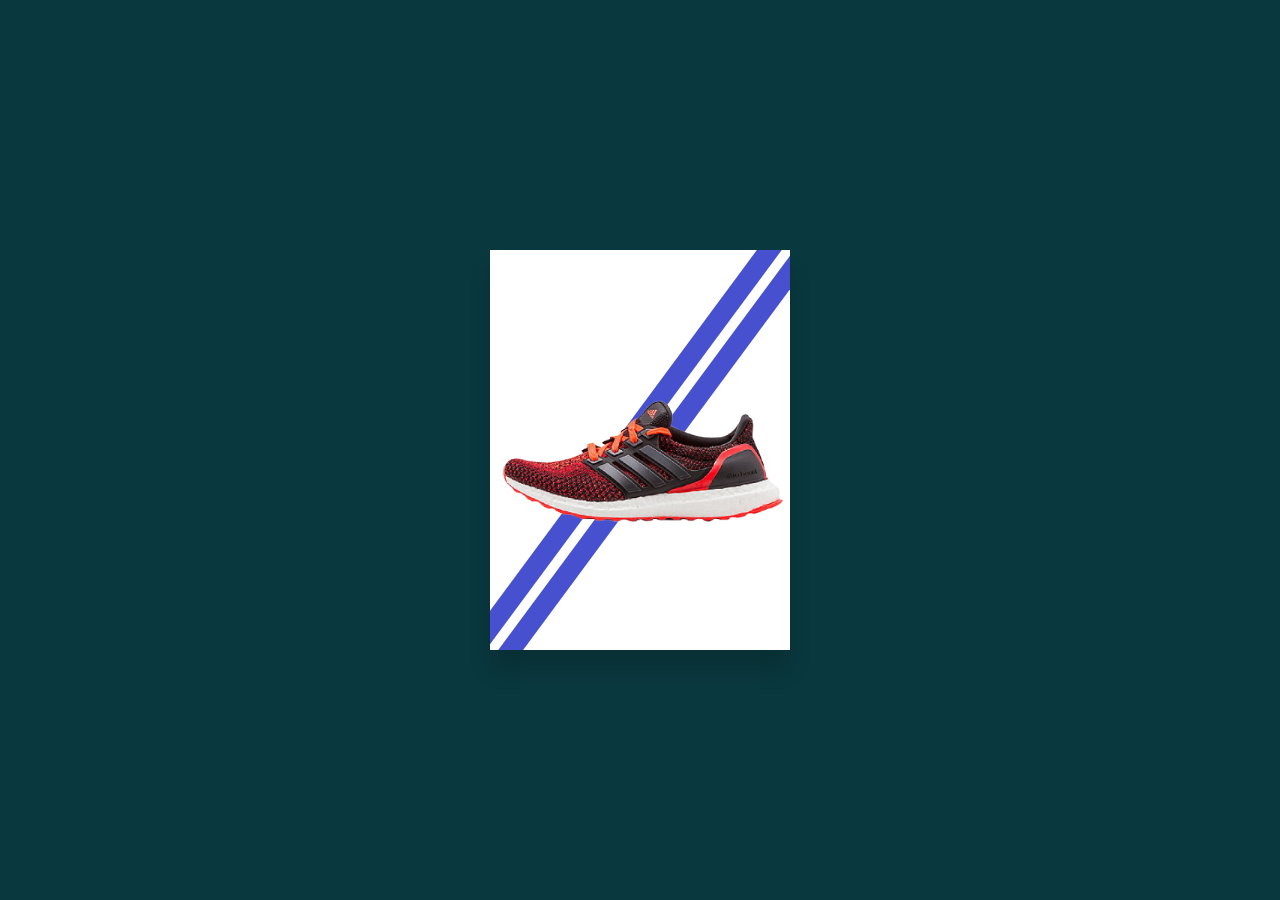
<file: 3D-flip-card/index.html>
<!DOCTYPE html>
<html lang="pt-BR">
  <head>
    <meta charset="UTF-8" />
    <meta http-equiv="X-UA-Compatible" content="IE=edge" />
    <meta name="viewport" content="width=device-width, initial-scale=1.0" />
    <title>Cartão de Produto 3D Westside</title>
    <link rel="stylesheet" href="styles.css" />
  </head>
  <body>
    <div class="card">
      <div class="cover">
        <img src="shoe_2.png" alt="Second Shoe" />
      </div>
      <div class="details">
        <img src="shoe_1.png" alt="First Shoe" />
        <h3>Harden Adidas Kick</h3>
        <h2>R$599,00</h2>
        <a href="buy">Compre Agora</a>
      </div>
    </div>
  </body>
</html>
</file>
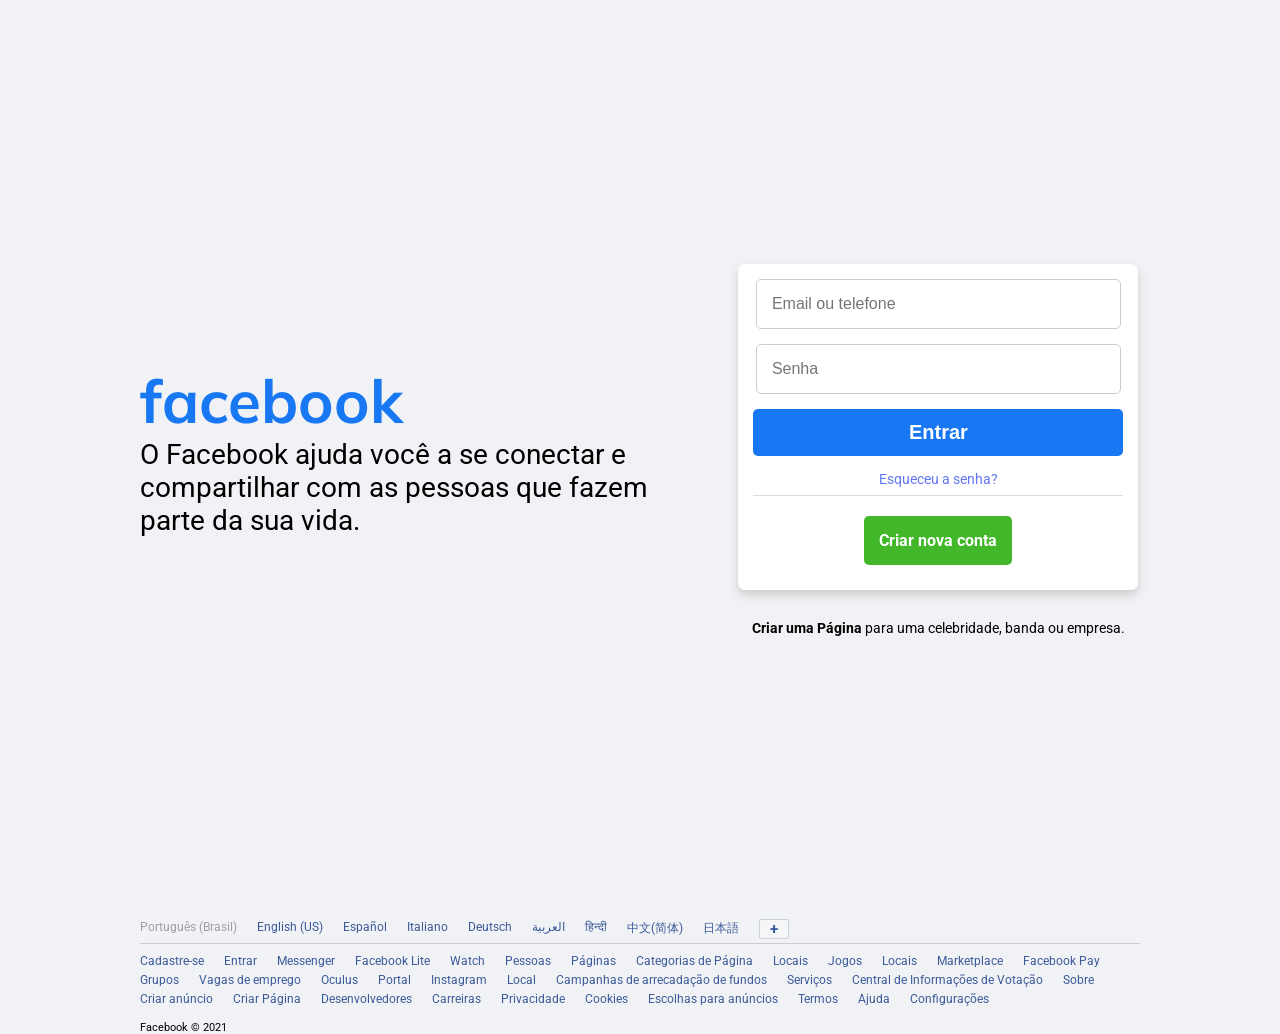
<file: desafio-02/index.html>
<!DOCTYPE html>
<html lang="pt-BR">

<head>
    <meta charset="UTF-8">
    <meta http-equiv="X-UA-Compatible" content="IE=edge">
    <meta name="viewport" content="width=device-width, initial-scale=1.0">
    <link rel="stylesheet" href="styles.css">
    <link rel="preconnect" href="https://fonts.googleapis.com">
    <link rel="preconnect" href="https://fonts.gstatic.com" crossorigin>
    <link href="https://fonts.googleapis.com/css2?family=Mulish:wght@900&family=Roboto&display=swap" rel="stylesheet">
    <title>Facebook - entre ou cadastre-se</title>
</head>

<body>
    <main>
        <div class="main--container">
            <div class="main--description">
                <h1>facebook</h1>
                <p> O Facebook ajuda você a se conectar e compartilhar com as
                    pessoas que fazem parte da sua vida.</p>
            </div>

            <div class="main--login">
                <div class="main--card">
                    <form>
                        <div>
                            <input type="email" name="email" placeholder="Email ou telefone" autocomplete="off" />

                            <input type="password" class="password" placeholder="Senha" />
                        </div>

                        <button type="submit">Entrar</button>

                        <div class="main--link">
                            <a class="bottom">Esqueceu a senha?</a>
                        </div>

                        <hr>

                        <div class="main--btn">
                            <a href="#">Criar nova conta</a>
                        </div>
                    </form>
                </div>
                <div class="main--footer">
                    <a href="#">Criar uma Página</a> para uma celebridade, banda ou empresa.
                </div>
            </div>
        </div>
    </main>

    <footer>
        <div class="footer--container">
            <div class="footer--link border">
                <ul>
                    <li><a href="#" class="active">Português (Brasil)</a></li>
                    <li><a href="#">English (US)</a></li>
                    <li><a href="#">Español</a></li>
                    <li><a href="#">Italiano</a></li>
                    <li><a href="#">Deutsch</a></li>
                    <li><a href="#">العربية</a></li>
                    <li><a href="#">हिन्दी</a></li>
                    <li><a href="#">中文(简体)</a></li>
                    <li><a href="#">日本語</a></li>
                    <li><a href="#" class="btn">+</a></li>
                </ul>
            </div>
            <div class="footer--link">
                <ul>
                    <li><a href="#">Cadastre-se</a></li>
                    <li><a href="#">Entrar</a></li>
                    <li><a href="#">Messenger</a></li>
                    <li><a href="#">Facebook Lite</a></li>
                    <li><a href="#">Watch</a></li>
                    <li><a href="#">Pessoas</a> </li>
                    <li><a href="#">Páginas</a></li>
                    <li><a href="#">Categorias de Página</a></li>
                    <li><a href="#">Locais</a></li>
                    <li><a href="#">Jogos</a></li>
                    <li><a href="#">Locais</a> </li>
                    <li><a href="#">Marketplace</a></li>
                    <li><a href="#">Facebook Pay</a></li>
                    <li><a href="#">Grupos</a></li>
                    <li><a href="#">Vagas de emprego</a></li>
                    <li><a href="#">Oculus</a></li>
                    <li><a href="#">Portal</a></li>
                    <li><a href="#">Instagram</a></li>
                    <li><a href="#">Local</a></li>
                    <li><a href="#">Campanhas de arrecadação de fundos</a></li>
                    <li><a href="#">Serviços</a></li>
                    <li><a href="#">Central de Informações de Votação</a></li>
                    <li><a href="#">Sobre</a></li>
                    <li><a href="#">Criar anúncio</a></li>
                    <li><a href="#">Criar Página</a></li>
                    <li><a href="#">Desenvolvedores</a></li>
                    <li><a href="#">Carreiras</a></li>
                    <li><a href="#">Privacidade</a></li>
                    <li><a href="#">Cookies</a></li>
                    <li><a href="#">Escolhas para anúncios</a></li>
                    <li><a href="#">Termos</a></li>
                    <li><a href="#">Ajuda</a> </li>
                    <li><a href="#">Configurações</a> </li>
                </ul>
            </div>

            <div class="footer--link">
                <p>Facebook © 2021</p>
            </div>
        </div>
    </footer>
</body>

</html>
</file>
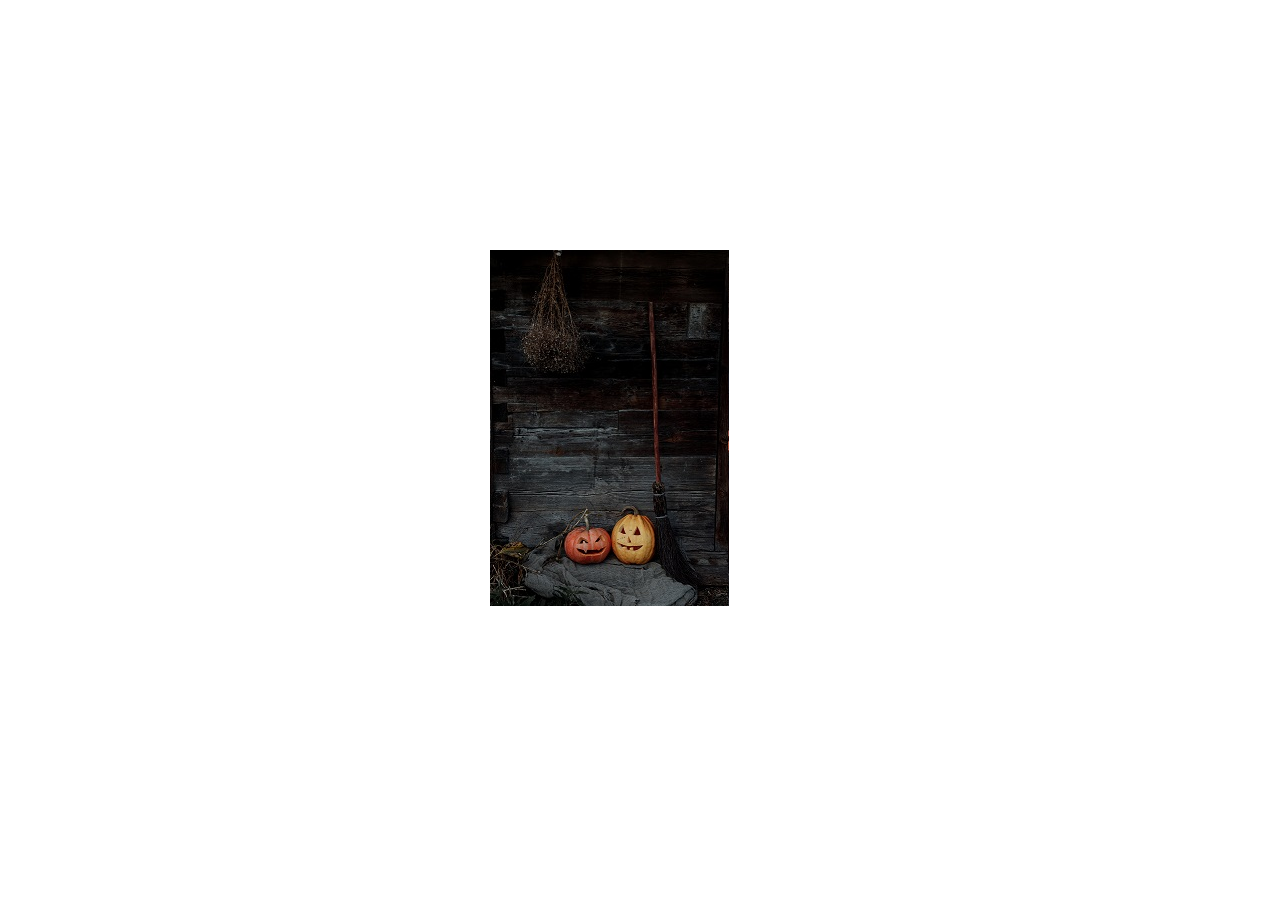
<file: flip-image-3D/index.html>
<!DOCTYPE html>
<html lang="en">
<head>
    <meta charset="UTF-8">
    <meta http-equiv="X-UA-Compatible" content="IE=edge">
    <meta name="viewport" content="width=device-width, initial-scale=1.0">
    <title>Flip Image Hover Effects</title>
    <link rel="stylesheet" href="style.css">
</head>
<body>
    <div class="box">
        <img src="1.jpg" alt="img1">
        <img src="2.jpg" alt="img2">
    </div>
</body>
</html>
</file>
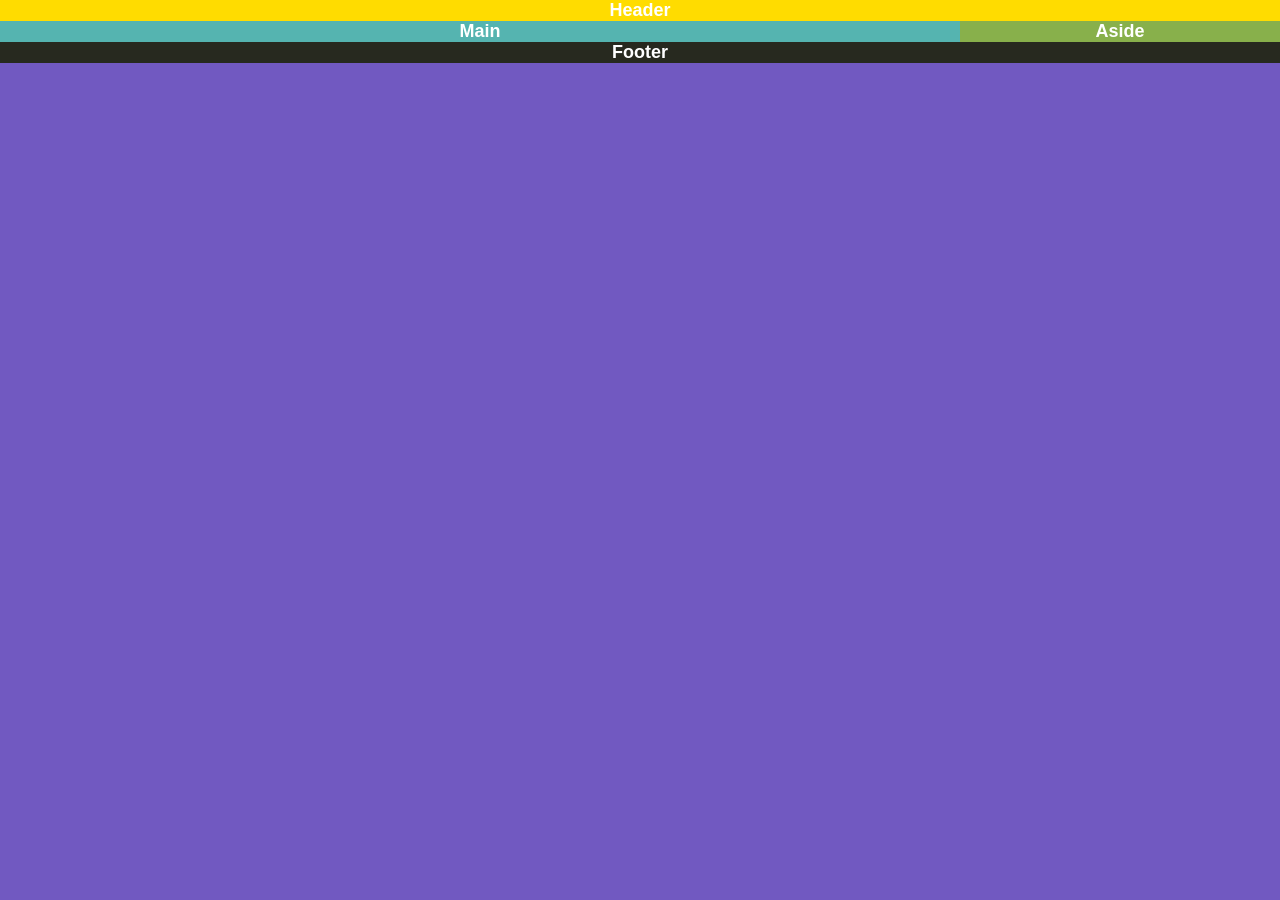
<file: grid-lessons/index.html>
<!DOCTYPE html>
<html lang="en">
  <head>
    <meta charset="UTF-8" />
    <meta http-equiv="X-UA-Compatible" content="IE=edge" />
    <meta name="viewport" content="width=device-width, initial-scale=1.0" />

    <link rel="stylesheet" href="./styles.css" />

    <title>grid-lessons</title>
  </head>
  <body>
    <div class="container">
      <header>Header</header>
      <main>Main</main>
      <aside>Aside</aside>
      <footer>Footer</footer>
    </div>
  </body>
</html>
</file>
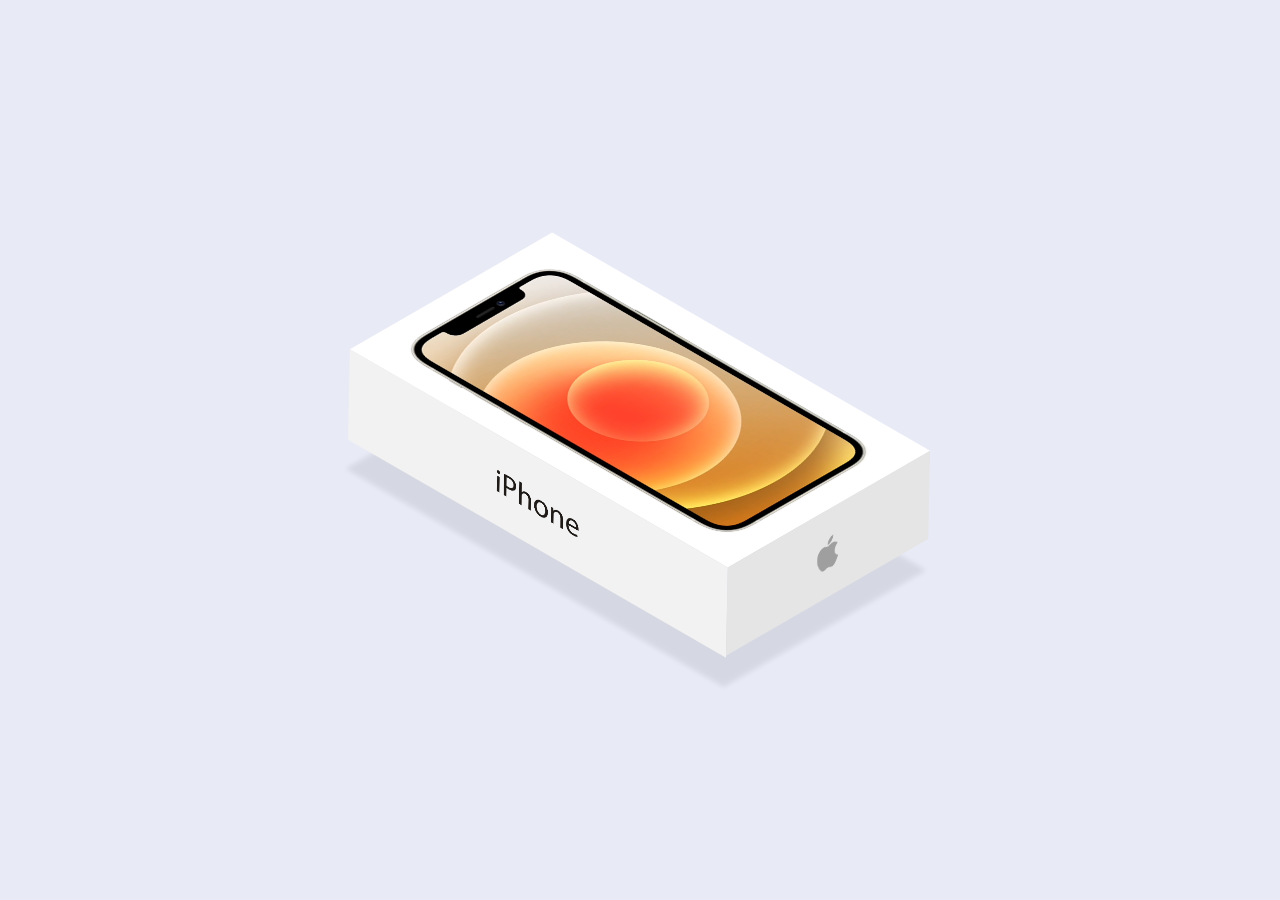
<file: iPhone-box/index.html>
<!DOCTYPE html>
<html lang="en">
<head>
    <meta charset="UTF-8">
    <meta http-equiv="X-UA-Compatible" content="IE=edge">
    <meta name="viewport" content="width=device-width, initial-scale=1.0">
    <title>iPhone Box Mockup</title>
    <link rel="stylesheet" href="style.css">
</head>
<body>
    <div class="iPhone"></div>
</body>
</html>
</file>
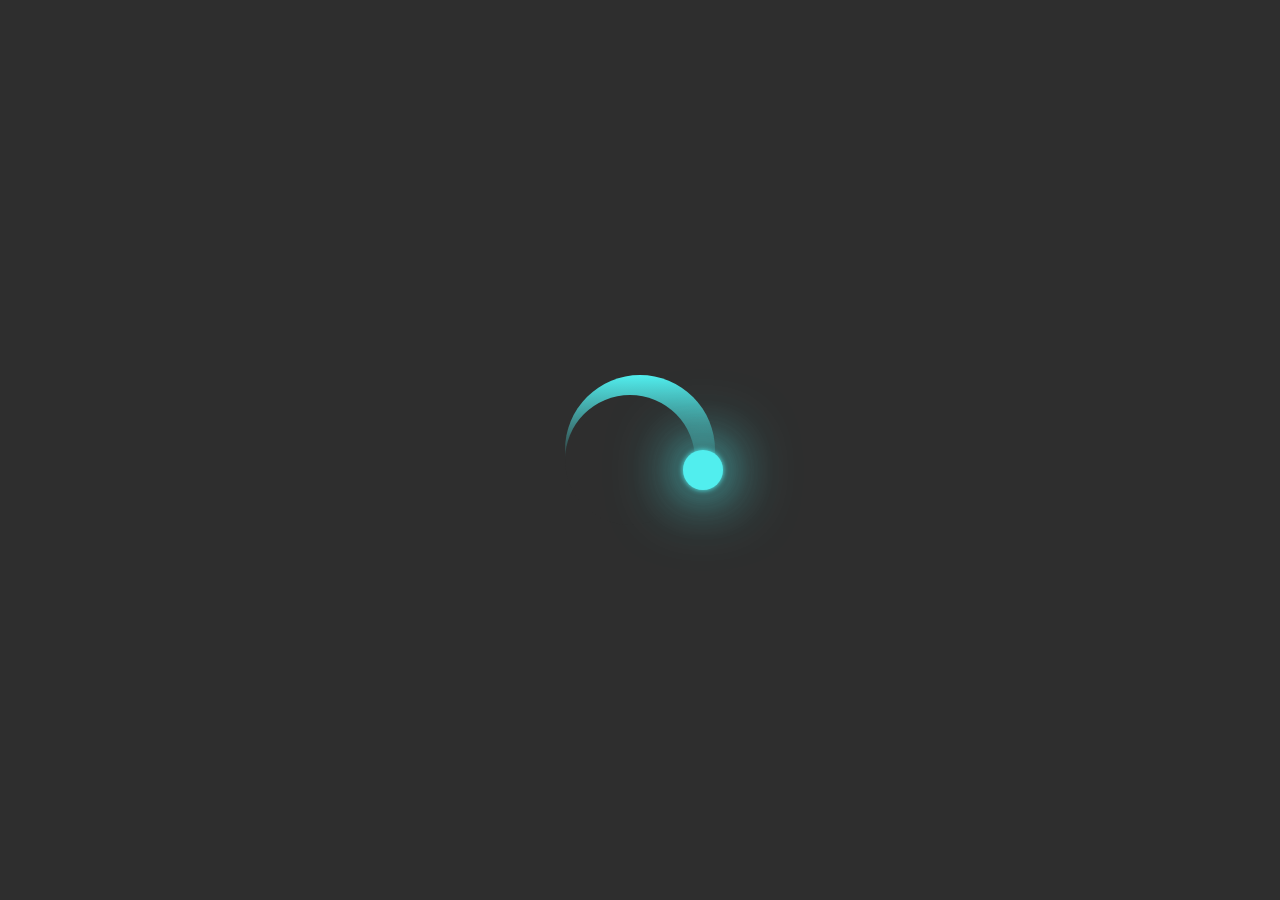
<file: loading-beauty/index.html>
<!DOCTYPE html>
<html lang="en">
  <head>
    <meta charset="UTF-8" />
    <meta http-equiv="X-UA-Compatible" content="IE=edge" />
    <meta name="viewport" content="width=device-width, initial-scale=1.0" />
    <link rel="stylesheet" href="style.css" />
    <title>Loading Beauty</title>
  </head>

  <body>
    <div class="loading-screen">
      <div class="loading">
        <span></span>
        <span></span>
        <span></span>
        <span></span>
      </div>

      <div class="loader"></div>
    </div>
  </body>
</html>
</file>
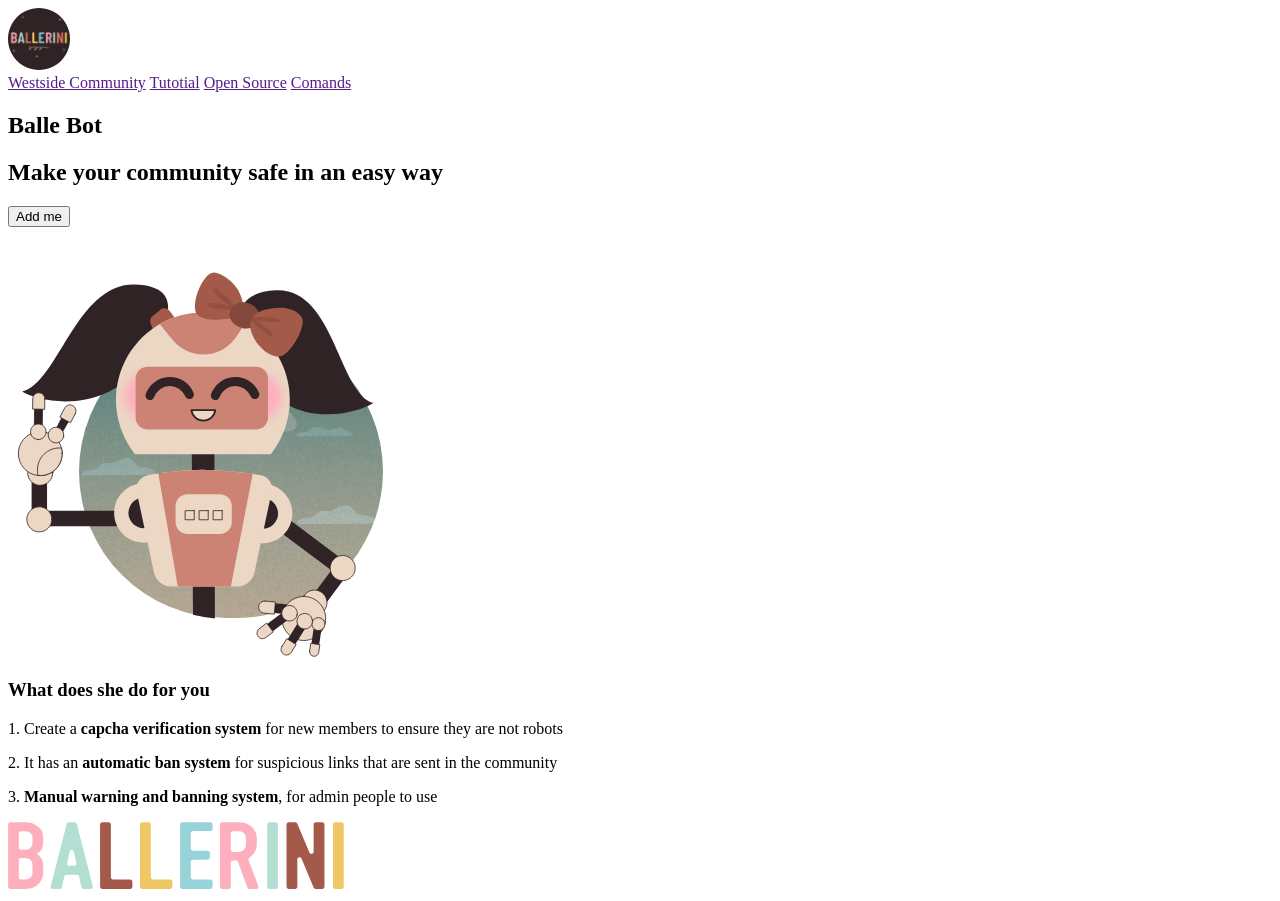
<file: login/index.html>
<!DOCTYPE html>
<html lang="pt=BR">
  <head>
    <meta charset="UTF-8" />
    <meta http-equiv="X-UA-Compatible" content="IE=edge" />
    <meta name="viewport" content="width=device-width, initial-scale=1.0" />
    <title>Teste Website</title>
  </head>
  <body>
    <header>
      <img src="logo.svg" alt="Logo" />
      <nav>
        <a href="">Westside Community</a>
        <a href="">Tutotial</a>
        <a href="">Open Source</a>
        <a href="">Comands</a>
      </nav>
    </header>
    <main>
      <section>
        <div>
          <h1>Balle Bot</h1>
          <h2>Make your community safe in an easy way</h2>
          <button>Add me</button>
        </div>
        <img src="ballebot.svg" alt="BalleBot" />
      </section>

      <section>
        <h3>What does she do for you</h3>
        <p>
          1. Create a <strong>capcha verification system</strong> for new
          members to ensure they are not robots
        </p>
        <p>
          2. It has an <strong>automatic ban system</strong> for suspicious
          links that are sent in the community
        </p>
        <p>
          3. <strong>Manual warning and banning system</strong>, for admin
          people to use
        </p>
      </section>
    </main>
    <footer class="rodape">
      <img class="rodape-imagem" src="ballerini.svg" />
    </footer>
  </body>
</html>
</file>
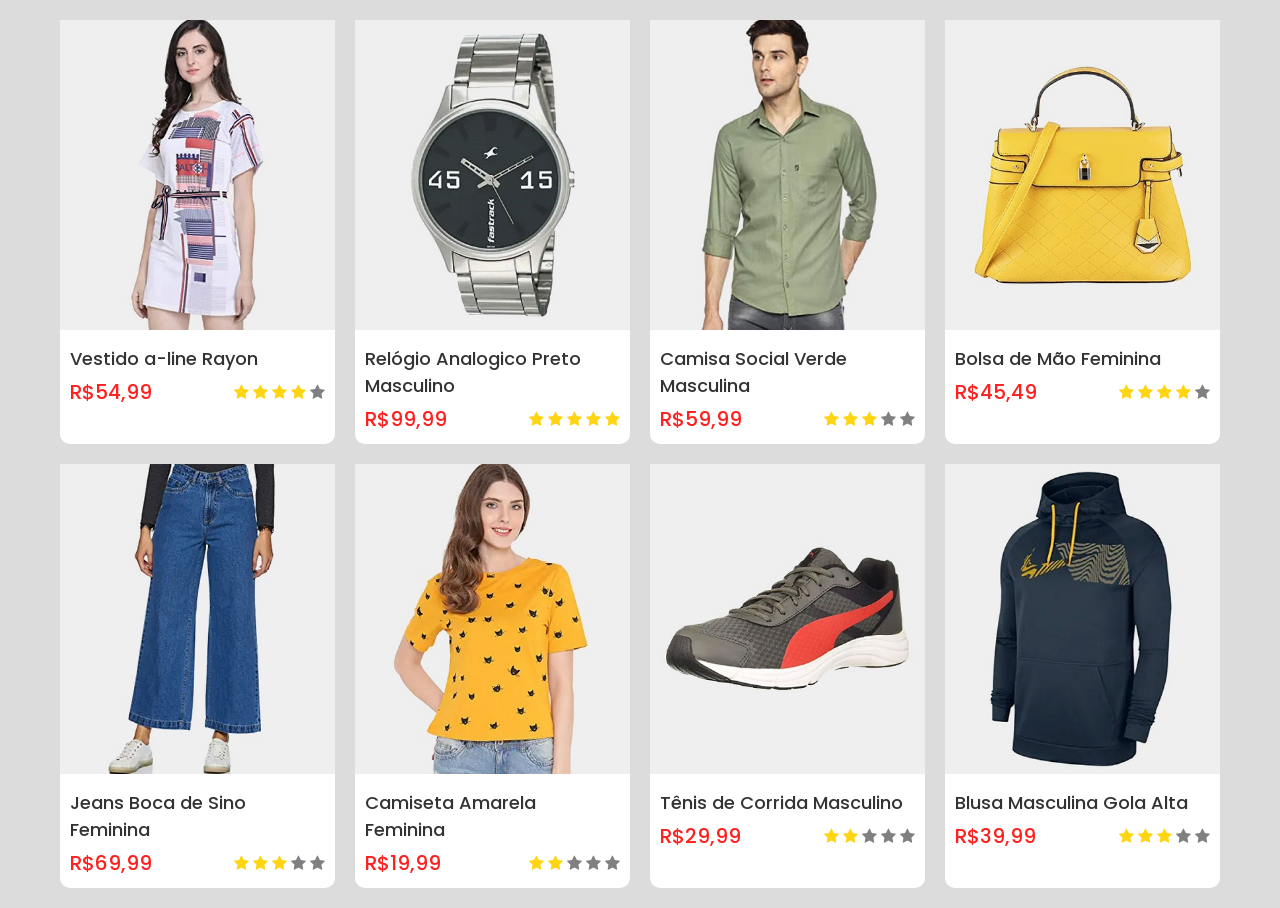
<file: responsive-ecommerce/index.html>
<!DOCTYPE html>
<html lang="en">
  <head>
    <meta charset="UTF-8" />
    <meta http-equiv="X-UA-Compatible" content="IE=edge" />
    <meta name="viewport" content="width=device-width, initial-scale=1.0" />
    <title>Westside Responsive E-Commerce</title>
    <link
      rel="stylesheet"
      href="https://cdnjs.cloudflare.com/ajax/libs/font-awesome/4.7.0/css/font-awesome.css"
      integrity="sha512-5A8nwdMOWrSz20fDsjczgUidUBR8liPYU+WymTZP1lmY9G6Oc7HlZv156XqnsgNUzTyMefFTcsFH/tnJE/+xBg=="
      crossorigin="anonymous"
      referrerpolicy="no-referrer"
    />
    <link rel="stylesheet" href="styles.css" />
    <link rel="shortcut icon" href="ecommerce.png" type="image/x-icon">
  </head>
  <body>
    <div class="container">
      <div class="card">
        <div class="imgBx">
          <img src="images/1.jpg" />

          <ul class="action">
            <li>
              <i class="fa fa-heart" aria-hidden="true"></i>
              <span>Adicionar a Lista</span>
            </li>
            <li>
              <i class="fa fa-shopping-cart" aria-hidden="true"></i>
              <span>Adicionar ao Carrinho</span>
            </li>
            <li>
              <i class="fa fa-eye" aria-hidden="true"></i>
              <span>Ver Detalhes</span>
            </li>
          </ul>
        </div>
        <div class="content">
          <div class="productName">
            <h3>Vestido a-line Rayon</h3>
          </div>
          <div class="priceRating">
            <h2>R$54,99</h2>
            <div class="rating">
              <i class="fa fa-star" aria-hidden="true"></i>
              <i class="fa fa-star" aria-hidden="true"></i>
              <i class="fa fa-star" aria-hidden="true"></i>
              <i class="fa fa-star" aria-hidden="true"></i>
              <i class="fa fa-star grey" aria-hidden="true"></i>
            </div>
          </div>
        </div>
      </div>

      <div class="card">
        <div class="imgBx">
          <img src="images/2.jpg" />
          <ul class="action">
            <li>
              <i class="fa fa-heart" aria-hidden="true"></i>
              <span>Adicionar a Lista</span>
            </li>
            <li>
              <i class="fa fa-shopping-cart" aria-hidden="true"></i>
              <span>Adicionar ao Carrinho</span>
            </li>
            <li>
              <i class="fa fa-eye" aria-hidden="true"></i>
              <span>Ver Detalhes</span>
            </li>
          </ul>
        </div>
        <div class="content">
          <div class="productName">
            <h3>Relógio Analogico Preto Masculino</h3>
          </div>
          <div class="priceRating">
            <h2>R$99,99</h2>
            <div class="rating">
              <i class="fa fa-star" aria-hidden="true"></i>
              <i class="fa fa-star" aria-hidden="true"></i>
              <i class="fa fa-star" aria-hidden="true"></i>
              <i class="fa fa-star" aria-hidden="true"></i>
              <i class="fa fa-star" aria-hidden="true"></i>
            </div>
          </div>
        </div>
      </div>
      <div class="card">
        <div class="imgBx">
          <img src="images/3.jpg" />
          <ul class="action">
            <li>
              <i class="fa fa-heart" aria-hidden="true"></i>
              <span>Adicionar a Lista</span>
            </li>
            <li>
              <i class="fa fa-shopping-cart" aria-hidden="true"></i>
              <span>Adicionar ao Carrinho</span>
            </li>
            <li>
              <i class="fa fa-eye" aria-hidden="true"></i>
              <span>Ver Detalhes</span>
            </li>
          </ul>
        </div>
        <div class="content">
          <div class="productName">
            <h3>Camisa Social Verde Masculina</h3>
          </div>
          <div class="priceRating">
            <h2>R$59,99</h2>
            <div class="rating">
              <i class="fa fa-star" aria-hidden="true"></i>
              <i class="fa fa-star" aria-hidden="true"></i>
              <i class="fa fa-star" aria-hidden="true"></i>
              <i class="fa fa-star grey" aria-hidden="true"></i>
              <i class="fa fa-star grey" aria-hidden="true"></i>
            </div>
          </div>
        </div>
      </div>
      <div class="card">
        <div class="imgBx">
          <img src="images/4.jpg" />
          <ul class="action">
            <li>
              <i class="fa fa-heart" aria-hidden="true"></i>
              <span>Adicionar a Lista</span>
            </li>
            <li>
              <i class="fa fa-shopping-cart" aria-hidden="true"></i>
              <span>Adicionar ao Carrinho</span>
            </li>
            <li>
              <i class="fa fa-eye" aria-hidden="true"></i>
              <span>Ver Detalhes</span>
            </li>
          </ul>
        </div>
        <div class="content">
          <div class="productName">
            <h3>Bolsa de Mão Feminina</h3>
          </div>
          <div class="priceRating">
            <h2>R$45,49</h2>
            <div class="rating">
              <i class="fa fa-star" aria-hidden="true"></i>
              <i class="fa fa-star" aria-hidden="true"></i>
              <i class="fa fa-star" aria-hidden="true"></i>
              <i class="fa fa-star" aria-hidden="true"></i>
              <i class="fa fa-star grey" aria-hidden="true"></i>
            </div>
          </div>
        </div>
      </div>
      <div class="card">
        <div class="imgBx">
          <img src="images/5.jpg" />
          <ul class="action">
            <li>
              <i class="fa fa-heart" aria-hidden="true"></i>
              <span>Adicionar a Lista</span>
            </li>
            <li>
              <i class="fa fa-shopping-cart" aria-hidden="true"></i>
              <span>Adicionar ao Carrinho</span>
            </li>
            <li>
              <i class="fa fa-eye" aria-hidden="true"></i>
              <span>Ver Detalhes</span>
            </li>
          </ul>
        </div>
        <div class="content">
          <div class="productName">
            <h3>Jeans Boca de Sino Feminina</h3>
          </div>
          <div class="priceRating">
            <h2>R$69,99</h2>
            <div class="rating">
              <i class="fa fa-star" aria-hidden="true"></i>
              <i class="fa fa-star" aria-hidden="true"></i>
              <i class="fa fa-star" aria-hidden="true"></i>
              <i class="fa fa-star grey" aria-hidden="true"></i>
              <i class="fa fa-star grey" aria-hidden="true"></i>
            </div>
          </div>
        </div>
      </div>
      <div class="card">
        <div class="imgBx">
          <img src="images/6.jpg" />
          <ul class="action">
            <li>
              <i class="fa fa-heart" aria-hidden="true"></i>
              <span>Adicionar a Lista</span>
            </li>
            <li>
              <i class="fa fa-shopping-cart" aria-hidden="true"></i>
              <span>Adicionar ao Carrinho</span>
            </li>
            <li>
              <i class="fa fa-eye" aria-hidden="true"></i>
              <span>Ver Detalhes</span>
            </li>
          </ul>
        </div>
        <div class="content">
          <div class="productName">
            <h3>Camiseta Amarela Feminina</h3>
          </div>
          <div class="priceRating">
            <h2>R$19,99</h2>
            <div class="rating">
              <i class="fa fa-star" aria-hidden="true"></i>
              <i class="fa fa-star" aria-hidden="true"></i>
              <i class="fa fa-star grey" aria-hidden="true"></i>
              <i class="fa fa-star grey" aria-hidden="true"></i>
              <i class="fa fa-star grey" aria-hidden="true"></i>
            </div>
          </div>
        </div>
      </div>
      <div class="card">
        <div class="imgBx">
          <img src="images/7.jpg" />
          <ul class="action">
            <li>
              <i class="fa fa-heart" aria-hidden="true"></i>
              <span>Adicionar a Lista</span>
            </li>
            <li>
              <i class="fa fa-shopping-cart" aria-hidden="true"></i>
              <span>Adicionar ao Carrinho</span>
            </li>
            <li>
              <i class="fa fa-eye" aria-hidden="true"></i>
              <span>Ver Detalhes</span>
            </li>
          </ul>
        </div>
        <div class="content">
          <div class="productName">
            <h3>Tênis de Corrida Masculino</h3>
          </div>
          <div class="priceRating">
            <h2>R$29,99</h2>
            <div class="rating">
              <i class="fa fa-star" aria-hidden="true"></i>
              <i class="fa fa-star" aria-hidden="true"></i>
              <i class="fa fa-star grey" aria-hidden="true"></i>
              <i class="fa fa-star grey" aria-hidden="true"></i>
              <i class="fa fa-star grey" aria-hidden="true"></i>
            </div>
          </div>
        </div>
      </div>
      <div class="card">
        <div class="imgBx">
          <img src="images/8.jpg" />
          <ul class="action">
            <li>
              <i class="fa fa-heart" aria-hidden="true"></i>
              <span>Adicionar a Lista</span>
            </li>
            <li>
              <i class="fa fa-shopping-cart" aria-hidden="true"></i>
              <span>Adicionar ao Carrinho</span>
            </li>
            <li>
              <i class="fa fa-eye" aria-hidden="true"></i>
              <span>Ver Detalhes</span>
            </li>
          </ul>
        </div>
        <div class="content">
          <div class="productName">
            <h3>Blusa Masculina Gola Alta</h3>
          </div>
          <div class="priceRating">
            <h2>R$39,99</h2>
            <div class="rating">
              <i class="fa fa-star" aria-hidden="true"></i>
              <i class="fa fa-star" aria-hidden="true"></i>
              <i class="fa fa-star" aria-hidden="true"></i>
              <i class="fa fa-star grey" aria-hidden="true"></i>
              <i class="fa fa-star grey" aria-hidden="true"></i>
            </div>
          </div>
        </div>
      </div>
    </div>
  </body>
</html>
</file>
<file: 3D-flip-card/styles.css>
@import url("https://fonts.googleapis.com/css?family=Poppins:300,400,500,600,700,800,900");
* {
  margin: 0;
  padding: 0;
  box-sizing: border-box;
  font-family: "Poppins", sans-serif;
}

body {
  display: flex;
  justify-content: center;
  align-items: center;
  min-height: 100vh;
  background: #09383e;
}

.card {
  position: relative;
  width: 300px;
  height: 400px;
  background: #fff;
  transform-style: preserve-3d;
  transform: perspective(2000px);
  transition: 1s;
  box-shadow: inset 300px 0 50px rgba(0, 0, 0, 0.15),
    0 20px 20px rgba(0, 0, 0, 0.15);
}

.card:hover {
  transform: perspective(2000px) translateX(50%);
  box-shadow: inset 20px 0 50px rgba(0, 0, 0, 0.15),
    0 10px 10px rgba(0, 0, 0, 0.15);
}

.card .cover {
  position: relative;
  width: 100%;
  height: 100%;
  background: #fff;
  z-index: 2;
  display: flex;
  justify-content: center;
  align-items: center;
  transform-style: preserve-3d;
  overflow: hidden;
  transition: 1s ease-in-out;
  transform-origin: left;
}

.card:hover .cover {
  transform: rotateY(-180deg);
}

.card .cover img {
  max-width: 100%;
  z-index: 1;
}

.card .cover:before {
  content: "";
  position: absolute;
  width: 10px;
  height: 150%;
  background: #fff;
  transform: rotate(36.5deg);
  box-shadow: 0 0 0 20px #4750ce;
  transition: 0.5s;
  transition-delay: 1s;
}

.card:hover .cover:before {
  width: 0;
  box-shadow: 0 0 0 250px #4750ce;
  transform: rotate(143.5deg);
}

.card .details {
  position: absolute;
  top: 0;
  left: 0;
  width: 100%;
  height: 100%;
  justify-content: center;
  align-items: center;
  overflow: hidden;
  text-align: center;
  z-index: 1;
}

.card .details h3 {
  font-weight: 500;
  margin: 5px 0;
}

.card .details h2 {
  font-size: 1.5em;
  color: #e82a5b;
  font-weight: 600;
}

.card .details a {
  display: inline-block;
  padding: 8px 20px;
  background: #47bfce;
  color: #fff;
  margin-top: 15px;
  letter-spacing: 1px;
  border-radius: 25px;
  text-decoration: none;
  font-weight: 600;
  cursor: pointer;
}
</file>
<file: desafio-02/styles.css>
body {
    margin: 0px;
    padding: 0px;
    background-color: #f0f2f5;
    font-family: 'Roboto', sans-serif;

}

h1, h2, h3, p, ul, li {
    margin: 0px;
    padding: 0px;
}

hr {
    border: 0px;
    border-top: 1px solid #dadde1;
    margin-bottom: 20px;
}

main {
    display: flex;
    justify-content: center;
}

.main--container {
    border: 0px solid rgb(0, 0, 0);
    max-width: 1000px;
    height: calc(100vh - 0px);
    padding: 0px 50px;
    display: flex;
    align-items: center;
}

.main--description {
    border: 0px solid rgb(0, 0, 0);
}

.main--description h1 {
    font-family: 'Mulish', sans-serif;
    color: #1877f2;
    font-size: 60px;
}

.main--description p {
    font-size: 28px;
    padding-right: 30px;
}

.main--login {
    border: 0px solid rgb(0, 0, 0);
    display: flex;
    align-items: center;
    flex-direction: column;
    width: 85%;
}

.main--card {
    width: 370px;
    background-color: #fff;
    border-radius: 7px;
    box-shadow: 0px 5px 10px #ccc;
    padding: 15px;
    text-align: center;
}

.main--card input {
    width: 90%;
    margin-bottom: 15px;
    font-size: 16px;
    padding: 15px;
    border: 1px solid #ccc;
    border-radius: 5px;
    outline: none;
}

.main--card button {
    width: 100%;
    margin-bottom: 15px;
    border: none;
    border-radius: 5px;
    padding: 12px;
    background-color: #1877f2;
    color: #fff;
    font-size: 20px;
    font-weight: bold;
    transition: .3s;
}

.main--card button:hover {
    background-color: #196edd;
}

.main--link {
    text-decoration: none;
    font-size: 14px;
    color: #6277f2;
}

.main--link:hover {
    text-decoration: underline;
}

.main--btn {
    margin-bottom: 10px;
    display: flex;
    justify-content: center;
}

.main--btn a {
    max-width: 50%;
    text-decoration: none;
    background-color: #42b72a;
    padding: 15px;
    color: #fff;
    border-radius: 5px;
    font-weight: bold;
    transition: .3s;
}

.main--btn a:hover{
    background-color: #3ea829;
}

.main--footer {
    margin-top: 30px;
    font-size: 14px;
    text-align: center;
}

.main--footer a {
    text-decoration: none;
    color: black;
    font-weight: bold;
}

.main--footer a:hover{
    text-decoration: underline;
}

.footer--container {
    width: 1000px;
    padding: 10px 50px;
}

.footer--link {
    margin-top: 10px;
}

.footer--link ul {
    display: flex;
    flex-wrap: wrap;
    list-style: none;
    font-size: 12px;
}

.footer--link li {
    margin: 0px 20px 5px 0px;
}

.footer--link a {
    text-decoration: none;
    color: #3b5a99;
}

.footer--link a:hover {
    text-decoration: underline;
}

.footer--link .active {
    color: #9f9f9f;
    text-decoration: none;
}

.footer--link .active:hover {
    text-decoration: none;
}

.footer--link p {
    font-family: inherit;
    font-size: 11px;
}

.footer--link .btn {
    background-color: #f5f6f7;
    font-size: 15px;
    font-weight: bold;
    border: 1px solid #ccd0d5;
    padding: 0px 10px;
    border-radius: 2px;
}

.footer--link .btn:hover {
    text-decoration: none;
}

.border {
    border-bottom: 1px solid #ccc;
}

footer {
    background-color: #fff;
    height: 0px;
    width: 100%;
    position: absolute;
    bottom: 0;
    display: flex;
    justify-content: center;
    margin: auto;
}

@media screen and (max-width: 1000px) {
    .main--container {
        width: 0px;
        height: 100vw;
        flex-direction: column;       
    }

    .main--description {
        margin-top: 30px;
    }

    .main--description h1 {
        text-align: center;
    }

    .main--description p {
        font-size: 22px;
        padding: 0px;
        text-align: center;
        width: 350px;
    }

    .main--card {
        height: 320px;
        margin-top: 30px    ;
    }
    
    .main--footer {
        margin-top: 25px;
        width: 400px;
        font-size: 13px;
    }

    footer {
        display: none;
    }
}

@media screen and (max-width: 400px) {
    .main--card {
        height: 280px;
    }

    .main--login {
        width: 250px;
    }
}
</file>
<file: flip-image-3D/style.css>
* {
  margin: 0;
  padding: 0;
  box-sizing: border-box;
}

body {
  display: flex;
  flex-direction: column;
  justify-content: center;
  align-items: center;
  min-height: 100vh;
}

.box {
  position: relative;
  width: 300px;
  height: 400px;
  transform-style: preserve-3d;
  perspective: 1000px;
}

.box img {
  position: absolute;
  backface-visibility: hidden;
  transition: 1s;
}

.box img:nth-child(2) {
  transform: rotateY(180deg);
}
.box img:nth-child(2) {
  transform: rotateY(0deg);
}
.box:hover img:nth-child(1) {
  transform: rotateY(-180deg);
}
</file>
<file: grid-lessons/styles.css>
* {
  margin: 0;
  padding: 0;
  box-sizing: border-box;
  background: #7159c1;
  color: #ffffff;
  font-weight: bold;
  text-align: center;
  font-size: 18px;
  font-family: 'Roboto', sans-serif;
}

.container {
  display: grid;
  grid-template-columns: 3fr 1fr;
  grid-template-rows: 20 vh 70vh 10vh;
  grid-template-areas:
    'h h'
    'm a'
    'f f';
}

header {
  background: #ffdc00;
  grid-area: h;
}

main {
  background: #55b4b0;
  grid-area: m;
}

aside {
  background: #88b04b;
  grid-area: a;
}

footer {
  background: #27291f;
  grid-area: f;
}
</file>
<file: iPhone-box/style.css>
* {
  margin: 0;
  padding: 0;
  box-sizing: border-box;
}

body {
  display: flex;
  justify-content: center;
  align-items: center;
  min-height: 100vh;
  background: #e8eaf6;
}

.iPhone {
  margin-top: -100px;
  position: relative;
  width: 230px;
  height: 410px;
  background: url(iPhone.png) #fff;
  background-size: 80%;
  background-position: center;
  background-repeat: no-repeat;
  transform: rotate(-40deg) skew(20deg, 10deg);
  box-shadow: -120px 110px 5px rgba(0, 0, 0, 0.08);
  transition: 0.5s;
  cursor: pointer;
}

.iPhone:hover {
  box-shadow: -140px 140px 10px rgba(0, 0, 0, 0.08);
  transform: rotate(-40deg) skew(20deg, 10deg) translate(30px, -30px);
}

.iPhone:before {
  content: "";
  position: absolute;
  top: 0;
  left: -90px;
  width: 90px;
  height: 100%;
  background: url(text.png) #f2f2f2;
  background-size: 30px;
  background-position: center;
  background-repeat: no-repeat;
  transform-origin: right;
  transform: skewY(-43deg);
}

.iPhone:after {
  content: "";
  position: absolute;
  bottom: -82px;
  left: 0;
  width: 100%;
  height: 82px;
  background: url(logo.png) #e5e5e5;
  background-size: 30px;
  background-position: center;
  background-repeat: no-repeat;
  transform-origin: top;
  transform: skewX(-47deg);
}
</file>
<file: loading-beauty/style.css>
* {
  margin: 0;
  padding: 0;
  box-sizing: border-box;
}

.loading-screen {
  width: 100%;
  height: 100vh;
  background-color: #2e2e2e;
  position: fixed;
  display: flex;
  align-items: center;
  justify-content: space-around;
  animation: changeBg 5s linear infinite;
}

@keyframes changeBg {
  to {
    transform: hue-rotate(360deg);
  }
}

.loading {
  width: 80px;
  display: flex;
  flex-wrap: wrap;
  animation: rotate 4s linear infinite;
}

@keyframes rotate {
  to {
    transform: rotate(360deg);
  }
}

.loading span {
  width: 32px;
  height: 32px;
  background-color: red;
  margin: 4px;
  animation: scale 5s linear infinite;
}

@keyframes scale {
  50% {
    transform: scale(1.5);
  }
}

.loading span:nth-child(1) {
  border-radius: 50% 50% 0 50%;
  background-color: #e77f67;
  transform-origin: bottom right;
}

.loading span:nth-child(2) {
  border-radius: 50% 50% 50% 0;
  background-color: #e77f67d8;
  transform-origin: bottom left;
  animation-delay: 0.5s;
}
.loading span:nth-child(3) {
  border-radius: 50% 0 50% 50%;
  background-color: #e77f678e;
  transform-origin: top right;
  animation-delay: 1s;
}

.loading span:nth-child(4) {
  border-radius: 0 50% 50% 50%;
  background-color: #e77f6738;
  transform-origin: top left;
  animation-delay: 0.75s;
}

.loader {
  position: absolute;
  width: 150px;
  height: 150px;
  background: linear-gradient(to top, #2e2e2e 40%, #51eeee);
  border-radius: 50%;
  animation: scale 1.5s linear infinite;
}

@keyframes scale {
  to {
    transform: rotate(360deg);
  }
}

.loader:before {
  content: "";
  position: absolute;
  background: #2e2e2e;
  inset: 20px 20px 0 0;
  border-radius: 50%;
}

.loader:after {
  content: "";
  position: absolute;
  top: 50%;
  right: -8px;
  width: 40px;
  height: 40px;
  background: #51eeee;
  border-radius: 50%;
  box-shadow: 0 0 5px #51eeee, 0 0 50px #51eeee, 0 0 75px #51eeee;
}
</file>
<file: responsive-ecommerce/styles.css>
@import url("https://fonts.googleapis.com/css?family=Poppins:300,400,500,600,700,800,900&display=swap");
* {
  margin: 0;
  padding: 0;
  box-sizing: border-box;
  font-family: "Poppins", sans-serif;
}

body {
  display: flex;
  justify-content: center;
  align-items: center;
  min-height: 100vh;
  background: #dcdcdc;
}

.container {
  position: relative;
  width: 1200px;
  display: grid;
  grid-template-columns: repeat(auto-fit, minmax(250px, 1fr));
  grid-gap: 20px;
  padding: 20px;
}

.container .card {
  width: 100%;
  background: #fff;
  border-radius: 10px;
}

.container .card .imgBx {
  position: relative;
  width: 100%;
  height: 310px;
  overflow: hidden;
}

img {
  position: absolute;
  top: 0;
  left: 0;
  width: 100%;
  height: 100%;
  object-fit: cover;
  transition: 0.5s ease-in-out;
  transform-origin: right;
}

.container .card:hover .imgBx img {
  transform: scale(1.5);
}

.action {
  position: absolute;
  top: 10px;
  right: 10px;
}

.action li {
  position: relative;
  list-style: none;
  width: 40px;
  height: 40px;
  background: #fff;
  display: flex;
  justify-content: center;
  align-items: center;
  margin: 4px;
  cursor: pointer;
  border-radius: 3px;
  transition: transform 0.5s;
  transform: translateX(60px);
}

.action li:nth-child(2) {
  transition-delay: 0.15s;
}
.action li:nth-child(3) {
  transition-delay: 0.3s;
}

.container .card:hover .action li {
  transform: translateX(0px);
}

.action li:hover {
  transform: scale(1.1);
  color: #fff;
  background: #fba804;
}

.action li span {
  position: absolute;
  right: 50px;
  top: 50%;
  transform: translateY(-50%) translateX(-20px);
  white-space: nowrap;
  padding: 4px 6px;
  background: #fff;
  color: #333;
  font-weight: 500;
  font-size: 12px;
  border-radius: 4px;
  pointer-events: none;
  opacity: 0;
  transition: 0.5s;
}

.action li:hover span {
  transform: translateY(-50%) translateX(0px);
  opacity: 1;
}

.action li span::before {
  content: "";
  position: absolute;
  top: 50%;
  right: -4px;
  width: 8px;
  height: 8px;
  background: #fff;
  transform: translateY(-50%) rotate(45deg);
}

.container .card .content {
  padding: 10px;
}

.container .card .content .productName h3 {
  font-size: 18px;
  font-weight: 500;
  color: #333;
  margin: 5px 0;
}

.container .card .content .priceRating {
  display: flex;
  justify-content: space-between;
  align-items: center;
}

.container .card .content .priceRating h2 {
  font-size: 20px;
  color: #ff2020;
  font-weight: 500;
}

.container .card .content .priceRating .fa {
  color: #ffd513;
  cursor: pointer;
}

.container .card .content .priceRating .fa.grey {
  color: grey;
}
</file>
